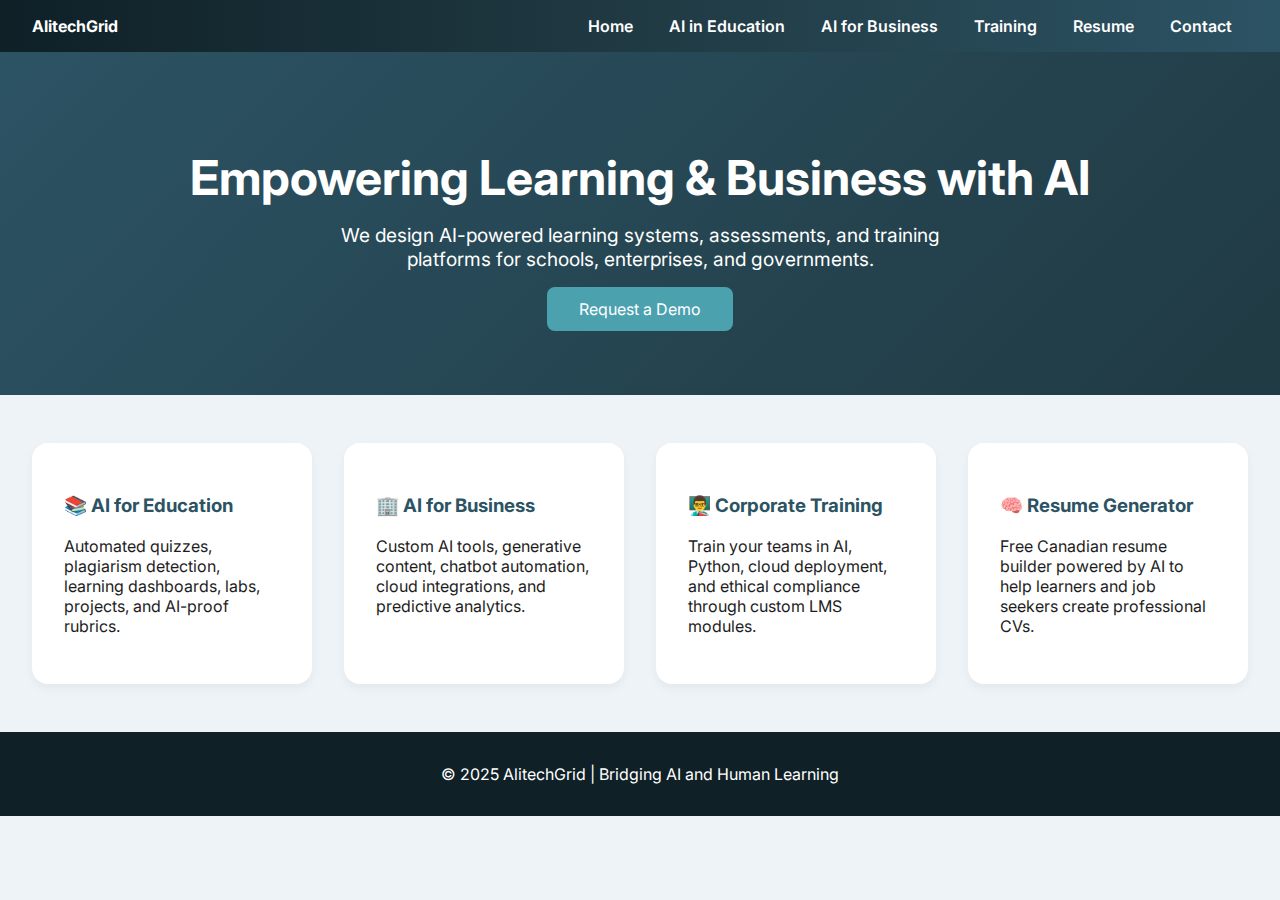
<file: index.html>
<!DOCTYPE html>
<html lang="en">
<head>
  <meta charset="UTF-8">
  <meta name="viewport" content="width=device-width, initial-scale=1.0">
  <title>AlitechGrid | AI Education & Enterprise</title>
  <link href="https://fonts.googleapis.com/css2?family=Inter:wght@400;600;800&display=swap" rel="stylesheet">
  <style>
    body {
      font-family: 'Inter', sans-serif;
      margin: 0;
      background: #eef3f8;
      color: #1d1d1d;
    }
    nav {
      display: flex;
      justify-content: space-between;
      align-items: center;
      background: linear-gradient(to right, #0f2027, #203a43, #2c5364);
      padding: 1rem 2rem;
      color: white;
    }
    nav a {
      color: white;
      text-decoration: none;
      margin: 0 1rem;
      font-weight: 600;
    }
    header {
      text-align: center;
      padding: 4rem 1rem;
      background: linear-gradient(135deg, #2c5364, #203a43);
      color: white;
    }
    header h1 {
      font-size: 3rem;
      margin-bottom: 1rem;
    }
    header p {
      font-size: 1.2rem;
      max-width: 600px;
      margin: auto;
    }
    section.features {
      display: grid;
      grid-template-columns: repeat(auto-fit, minmax(250px, 1fr));
      gap: 2rem;
      padding: 3rem 2rem;
    }
    .card {
      background: white;
      padding: 2rem;
      border-radius: 1rem;
      box-shadow: 0 4px 10px rgba(0,0,0,0.05);
    }
    .card h3 {
      color: #2c5364;
    }
    footer {
      text-align: center;
      padding: 2rem;
      background: #0f2027;
      color: white;
    }
    a.button {
      display: inline-block;
      margin-top: 1rem;
      padding: 0.75rem 2rem;
      background: #4ca1af;
      color: white;
      text-decoration: none;
      border-radius: 0.5rem;
    }
  </style>
</head>
<body>
  <nav>
    <div><strong>AlitechGrid</strong></div>
    <div>
      <a href="index.html">Home</a>
      <a href="ai_education.html">AI in Education</a>
      <a href="ai_business.html">AI for Business</a>
      <a href="training.html">Training</a>
      <a href="resume_builder.html">Resume</a>
      <a href="contact.html">Contact</a>
    </div>
  </nav>
  <header>
    <h1>Empowering Learning & Business with AI</h1>
    <p>We design AI-powered learning systems, assessments, and training platforms for schools, enterprises, and governments.</p>
    <a href="contact.html" class="button">Request a Demo</a>
  </header>
  <section class="features">
    <div class="card">
      <h3>📚 AI for Education</h3>
      <p>Automated quizzes, plagiarism detection, learning dashboards, labs, projects, and AI-proof rubrics.</p>
    </div>
    <div class="card">
      <h3>🏢 AI for Business</h3>
      <p>Custom AI tools, generative content, chatbot automation, cloud integrations, and predictive analytics.</p>
    </div>
    <div class="card">
      <h3>👨‍🏫 Corporate Training</h3>
      <p>Train your teams in AI, Python, cloud deployment, and ethical compliance through custom LMS modules.</p>
    </div>
    <div class="card">
      <h3>🧠 Resume Generator</h3>
      <p>Free Canadian resume builder powered by AI to help learners and job seekers create professional CVs.</p>
    </div>
  </section>
  <footer>
    &copy; 2025 AlitechGrid | Bridging AI and Human Learning
  </footer>
</body>
</html>
</file>
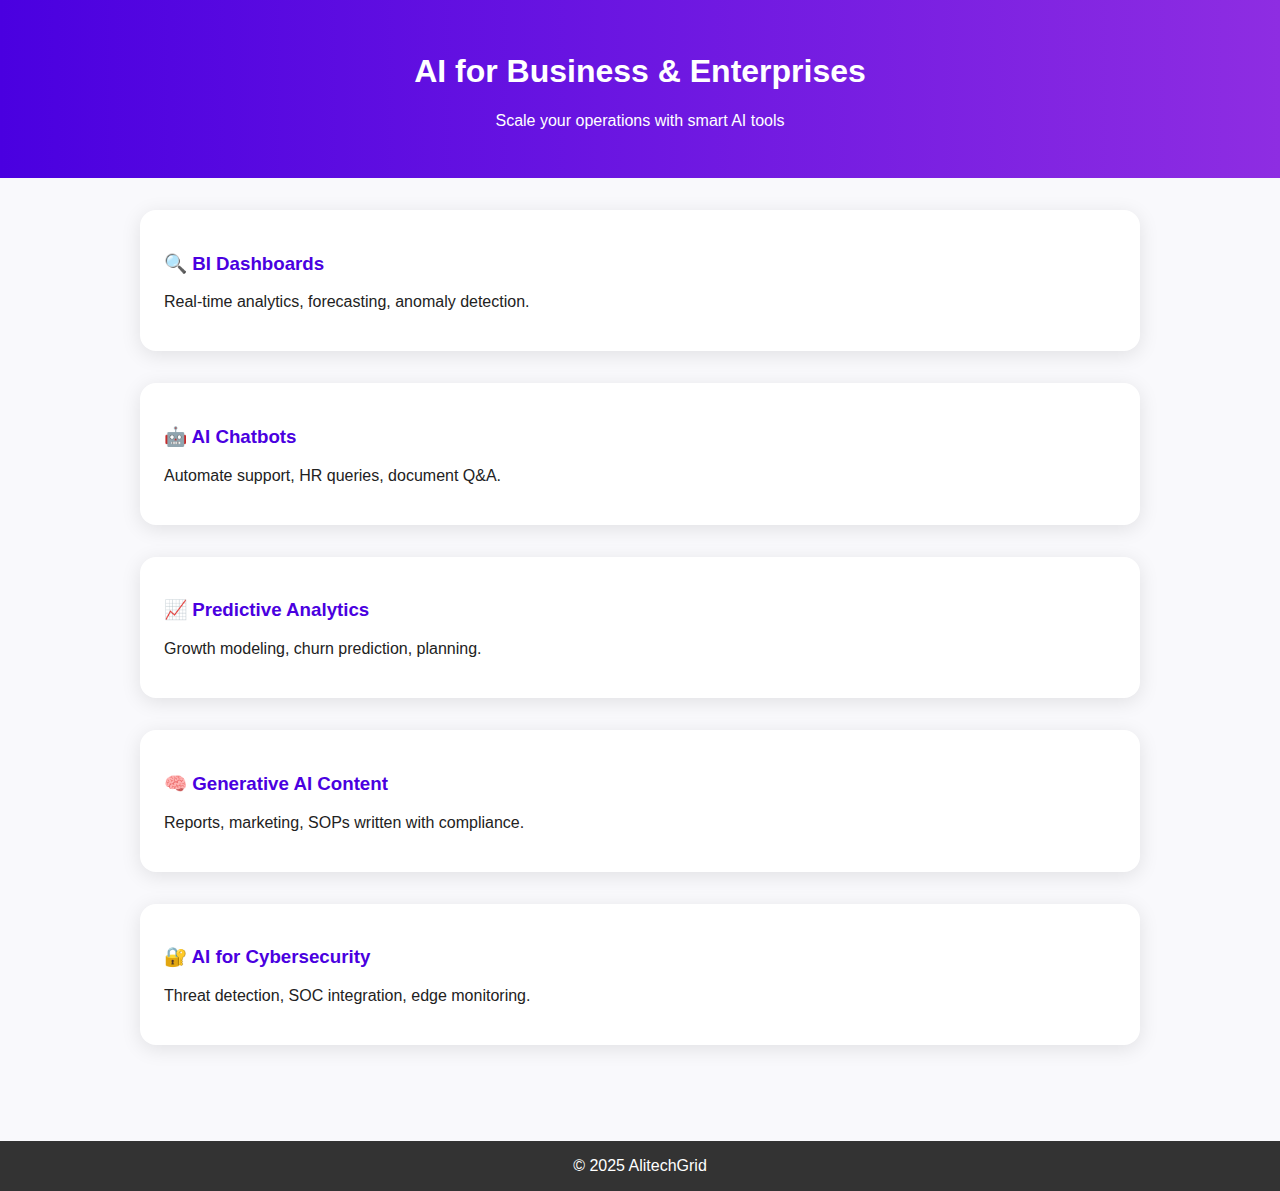
<file: ai_business.html>
<!DOCTYPE html>
<html lang="en">
<head>
  <meta charset="UTF-8" />
  <meta name="viewport" content="width=device-width, initial-scale=1.0"/>
  <title>AI for Business | AlitechGrid</title>
  <style>
    body { font-family: sans-serif; margin: 0; background: #f9f9fc; color: #222; }
    header { background: linear-gradient(90deg, #4A00E0, #8E2DE2); color: white; padding: 2rem 1rem; text-align: center; }
    section { padding: 2rem; max-width: 1000px; margin: auto; }
    .card { background: white; border-radius: 1rem; box-shadow: 0 4px 20px rgba(0,0,0,0.1); padding: 1.5rem; margin-bottom: 2rem; }
    .card h3 { color: #4A00E0; }
    footer { background: #333; color: white; text-align: center; padding: 1rem; margin-top: 2rem; }
  </style>
</head>
<body>
  <header>
    <h1>AI for Business & Enterprises</h1>
    <p>Scale your operations with smart AI tools</p>
  </header>
  <section>
    <div class="card"><h3>🔍 BI Dashboards</h3><p>Real-time analytics, forecasting, anomaly detection.</p></div>
    <div class="card"><h3>🤖 AI Chatbots</h3><p>Automate support, HR queries, document Q&A.</p></div>
    <div class="card"><h3>📈 Predictive Analytics</h3><p>Growth modeling, churn prediction, planning.</p></div>
    <div class="card"><h3>🧠 Generative AI Content</h3><p>Reports, marketing, SOPs written with compliance.</p></div>
    <div class="card"><h3>🔐 AI for Cybersecurity</h3><p>Threat detection, SOC integration, edge monitoring.</p></div>
  </section>
  <footer>&copy; 2025 AlitechGrid</footer>
</body>
</html>
</file>
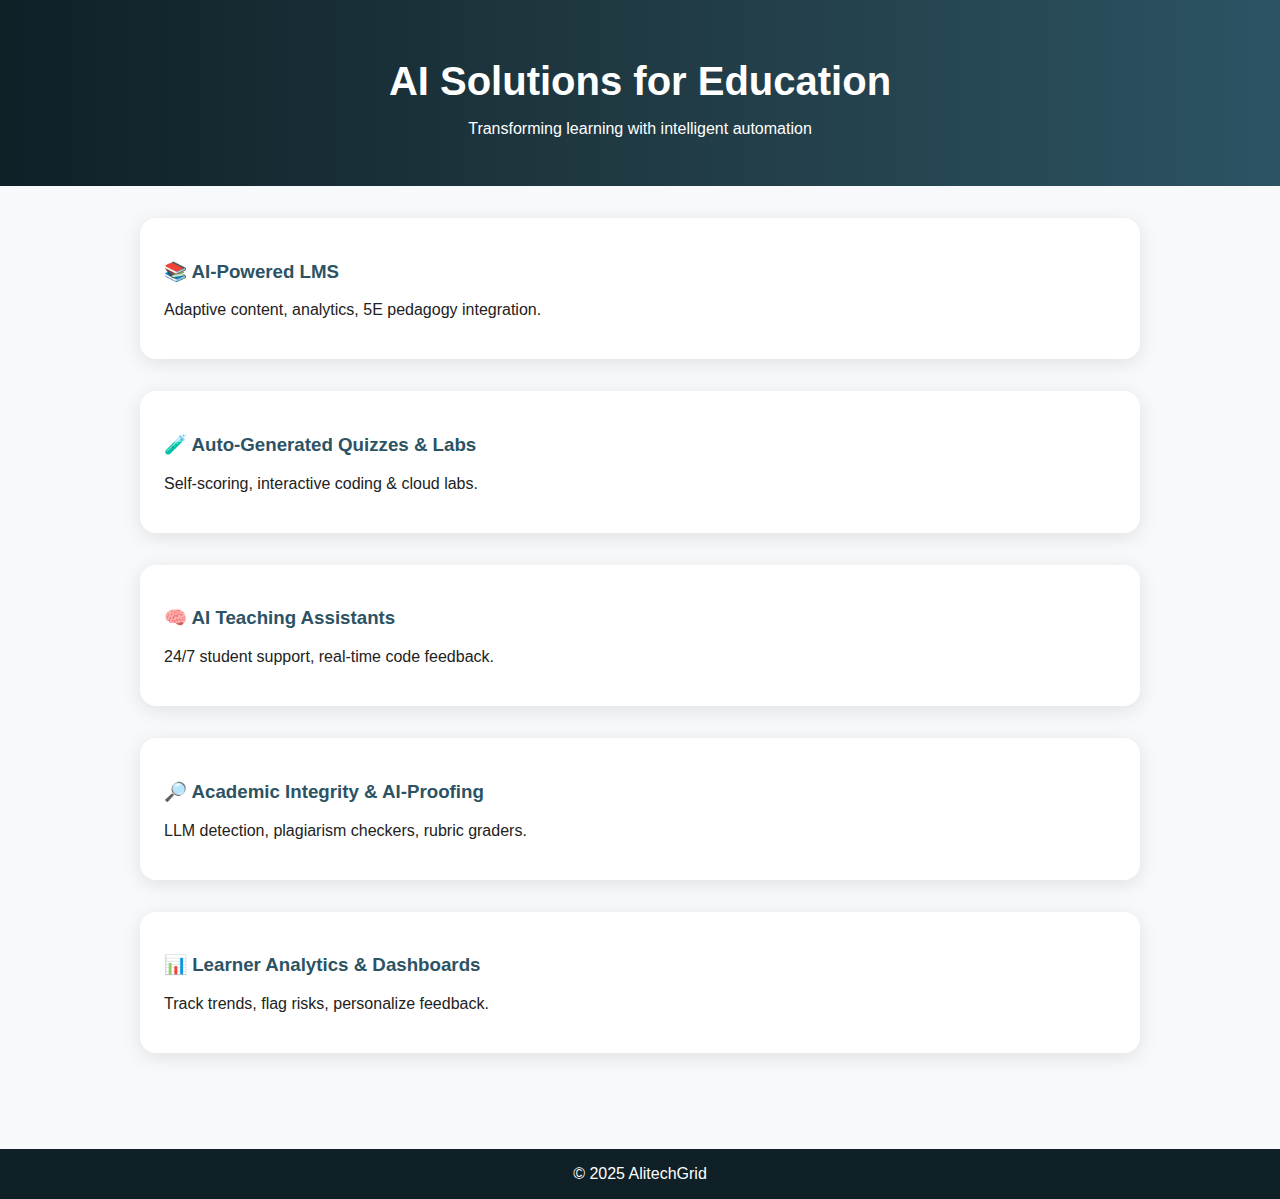
<file: ai_education.html>
<!DOCTYPE html>
<html lang="en">
<head>
  <meta charset="UTF-8" />
  <meta name="viewport" content="width=device-width, initial-scale=1.0"/>
  <title>AI for Education | AlitechGrid</title>
  <style>
    body { font-family: sans-serif; margin: 0; background: #f8f9fb; color: #222; }
    header { background: linear-gradient(to right, #0F2027, #203A43, #2C5364); color: white; padding: 2rem 1rem; text-align: center; }
    h1 { font-size: 2.5rem; margin-bottom: 0.5rem; }
    section { padding: 2rem 1rem; max-width: 1000px; margin: auto; }
    .card { background: white; border-radius: 1rem; box-shadow: 0 4px 20px rgba(0,0,0,0.1); padding: 1.5rem; margin-bottom: 2rem; }
    .card h3 { color: #2C5364; }
    footer { background: #0F2027; color: white; text-align: center; padding: 1rem; margin-top: 2rem; }
  </style>
</head>
<body>
  <header>
    <h1>AI Solutions for Education</h1>
    <p>Transforming learning with intelligent automation</p>
  </header>
  <section>
    <div class="card"><h3>📚 AI-Powered LMS</h3><p>Adaptive content, analytics, 5E pedagogy integration.</p></div>
    <div class="card"><h3>🧪 Auto-Generated Quizzes & Labs</h3><p>Self-scoring, interactive coding & cloud labs.</p></div>
    <div class="card"><h3>🧠 AI Teaching Assistants</h3><p>24/7 student support, real-time code feedback.</p></div>
    <div class="card"><h3>🔎 Academic Integrity & AI-Proofing</h3><p>LLM detection, plagiarism checkers, rubric graders.</p></div>
    <div class="card"><h3>📊 Learner Analytics & Dashboards</h3><p>Track trends, flag risks, personalize feedback.</p></div>
  </section>
  <footer>&copy; 2025 AlitechGrid</footer>
</body>
</html>
</file>
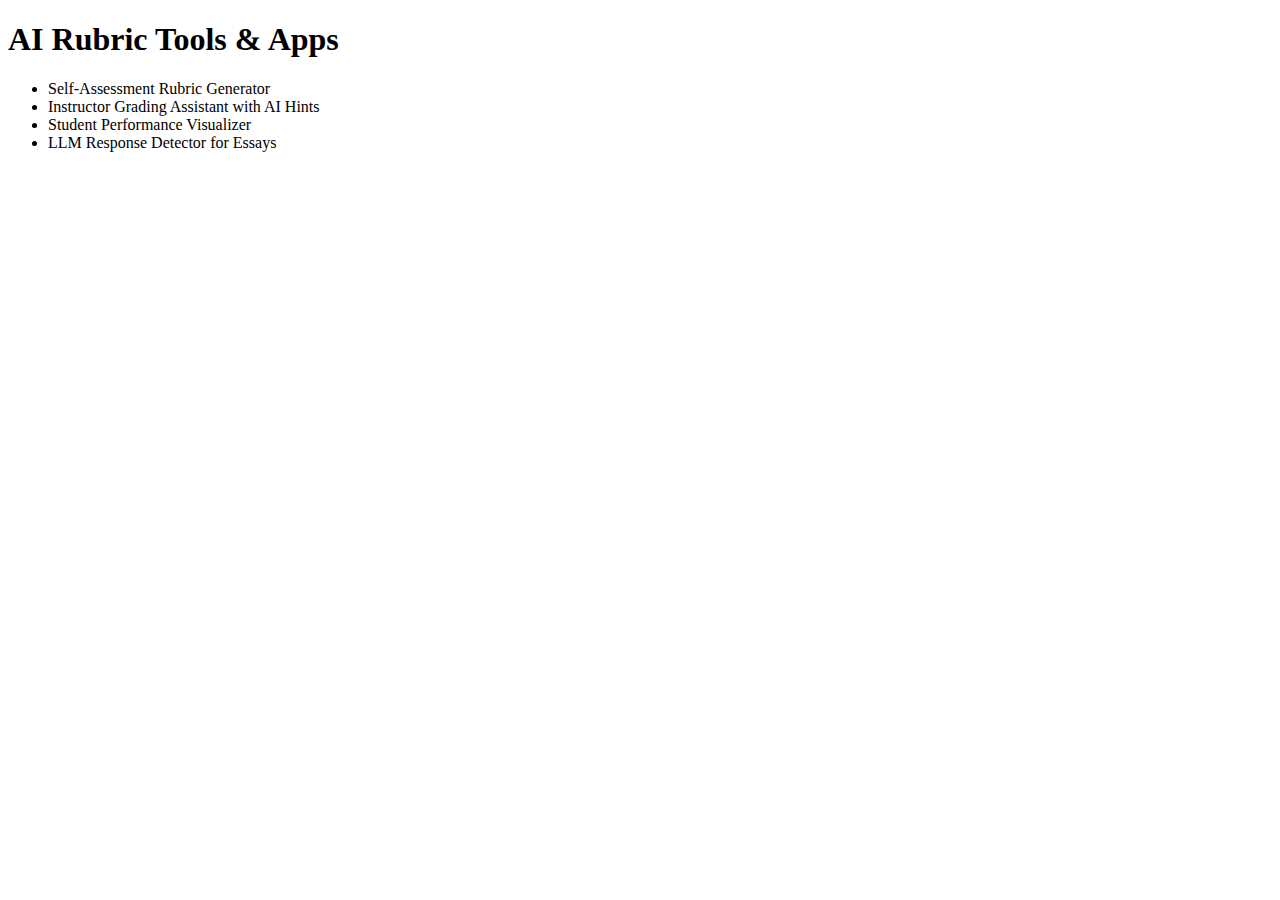
<file: apps.html>
<!DOCTYPE html>
<html><head><meta charset="utf-8"><title>AI Rubric Apps | AlitechGrid</title></head>
<body><h1>AI Rubric Tools & Apps</h1><ul>
<li>Self-Assessment Rubric Generator</li>
<li>Instructor Grading Assistant with AI Hints</li>
<li>Student Performance Visualizer</li>
<li>LLM Response Detector for Essays</li>
</ul></body></html>
</file>
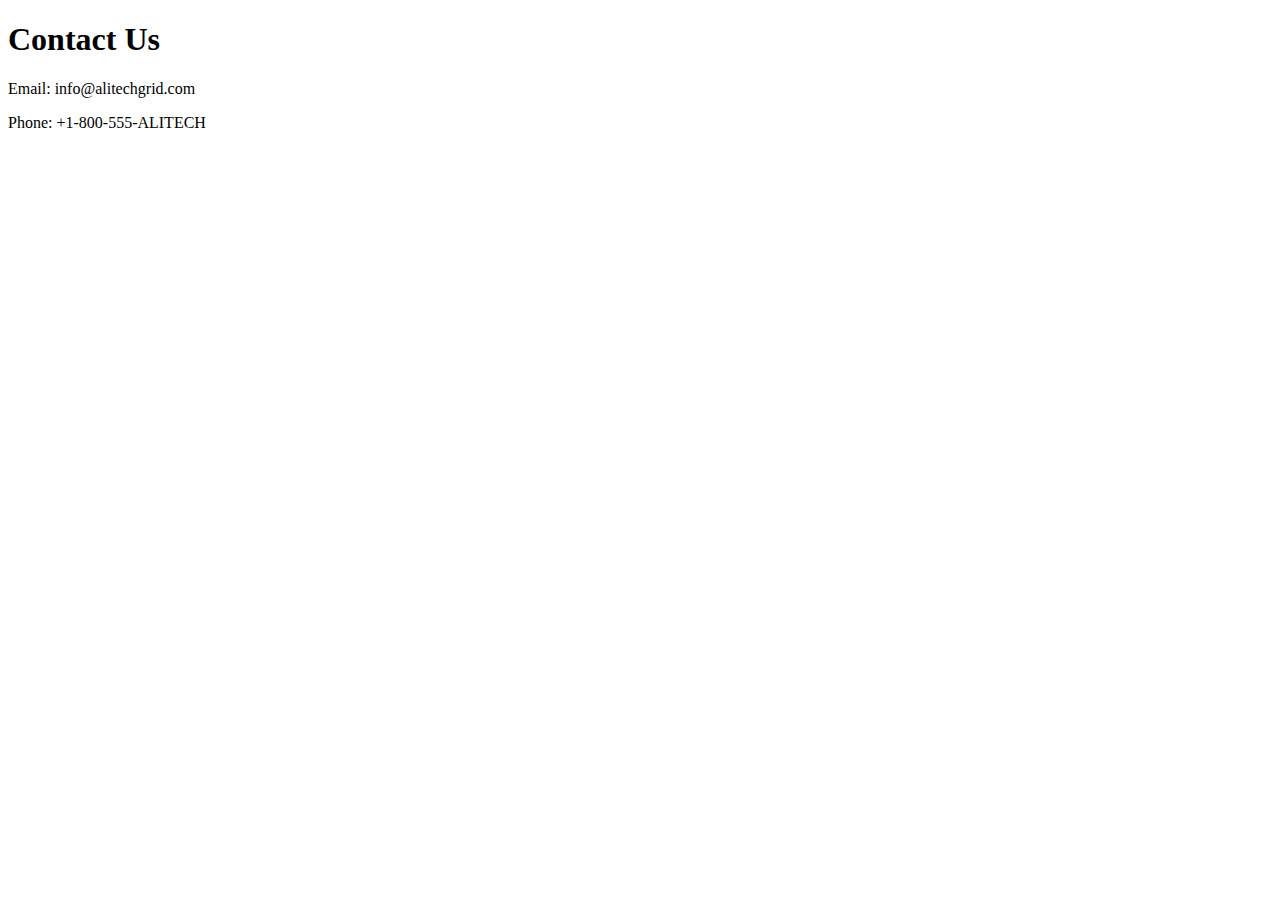
<file: contact.html>
<!DOCTYPE html>
<html><head><meta charset="utf-8"><title>Contact | AlitechGrid</title></head>
<body><h1>Contact Us</h1><p>Email: info@alitechgrid.com</p><p>Phone: +1-800-555-ALITECH</p></body></html>
</file>
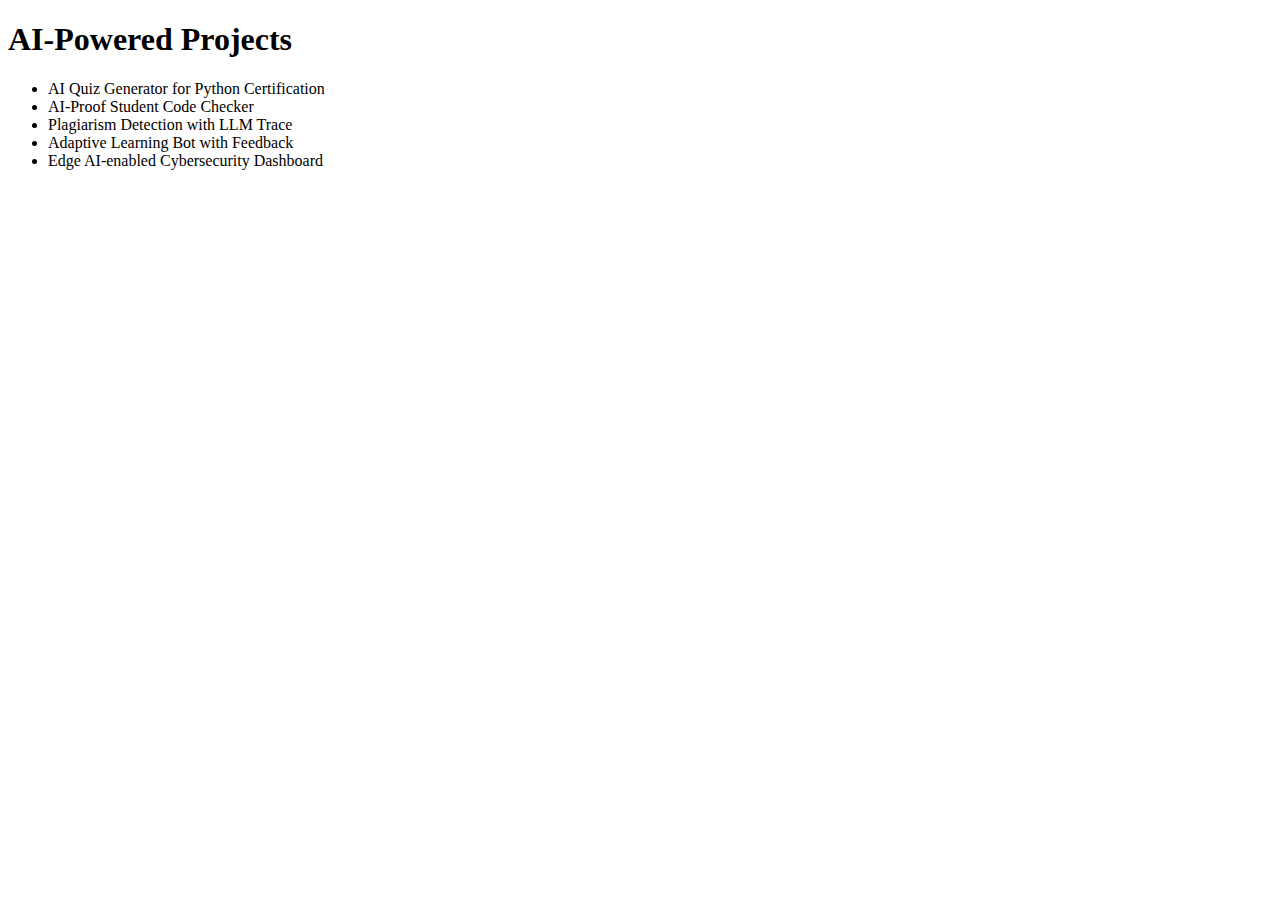
<file: projects.html>
<!DOCTYPE html>
<html><head><meta charset="utf-8"><title>AI Projects | AlitechGrid</title></head>
<body><h1>AI-Powered Projects</h1><ul>
<li>AI Quiz Generator for Python Certification</li>
<li>AI-Proof Student Code Checker</li>
<li>Plagiarism Detection with LLM Trace</li>
<li>Adaptive Learning Bot with Feedback</li>
<li>Edge AI-enabled Cybersecurity Dashboard</li>
</ul></body></html>
</file>
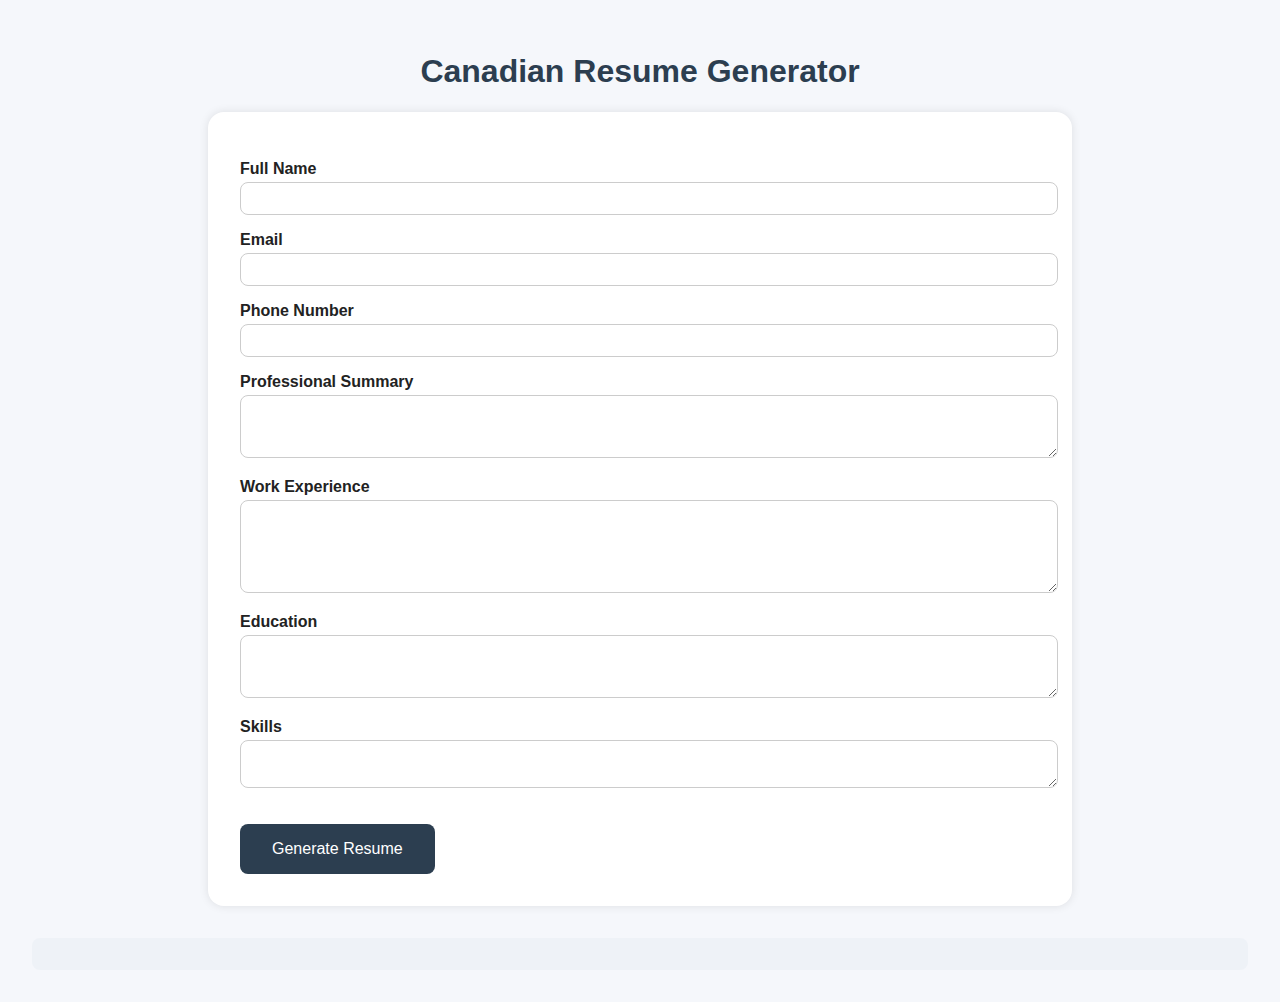
<file: resume_builder.html>
<!DOCTYPE html>
<html lang="en">
<head>
  <meta charset="UTF-8" />
  <meta name="viewport" content="width=device-width, initial-scale=1.0" />
  <title>Resume Builder | AlitechGrid</title>
  <style>
    body {
      font-family: Arial, sans-serif;
      background: #f5f7fb;
      color: #222;
      margin: 0;
      padding: 2rem;
    }
    h1 {
      text-align: center;
      color: #2c3e50;
    }
    form {
      max-width: 800px;
      margin: auto;
      background: #fff;
      padding: 2rem;
      border-radius: 1rem;
      box-shadow: 0 0 10px rgba(0,0,0,0.1);
    }
    label {
      font-weight: bold;
      display: block;
      margin-top: 1rem;
    }
    input, textarea {
      width: 100%;
      padding: 0.5rem;
      margin-top: 0.25rem;
      border: 1px solid #ccc;
      border-radius: 0.5rem;
    }
    button {
      margin-top: 2rem;
      padding: 1rem 2rem;
      background-color: #2c3e50;
      color: white;
      border: none;
      border-radius: 0.5rem;
      font-size: 1rem;
      cursor: pointer;
    }
    #result {
      white-space: pre-wrap;
      background: #eef2f7;
      margin-top: 2rem;
      padding: 1rem;
      border-radius: 0.5rem;
    }
  </style>
</head>
<body>
  <h1>Canadian Resume Generator</h1>
  <form id="resumeForm">
    <label for="name">Full Name</label>
    <input type="text" id="name" required />
    <label for="email">Email</label>
    <input type="email" id="email" required />
    <label for="phone">Phone Number</label>
    <input type="text" id="phone" required />
    <label for="summary">Professional Summary</label>
    <textarea id="summary" rows="3"></textarea>
    <label for="experience">Work Experience</label>
    <textarea id="experience" rows="5"></textarea>
    <label for="education">Education</label>
    <textarea id="education" rows="3"></textarea>
    <label for="skills">Skills</label>
    <textarea id="skills" rows="2"></textarea>
    <button type="button" onclick="generateResume()">Generate Resume</button>
  </form>
  <div id="result"></div>
  <script>
    function generateResume() {
      const name = document.getElementById('name').value;
      const email = document.getElementById('email').value;
      const phone = document.getElementById('phone').value;
      const summary = document.getElementById('summary').value;
      const experience = document.getElementById('experience').value;
      const education = document.getElementById('education').value;
      const skills = document.getElementById('skills').value;

      const resume = `
${name}
Email: ${email} | Phone: ${phone}

SUMMARY:
${summary}

EXPERIENCE:
${experience}

EDUCATION:
${education}

SKILLS:
${skills}`;
      document.getElementById('result').textContent = resume;
    }
  </script>
</body>
</html>
</file>
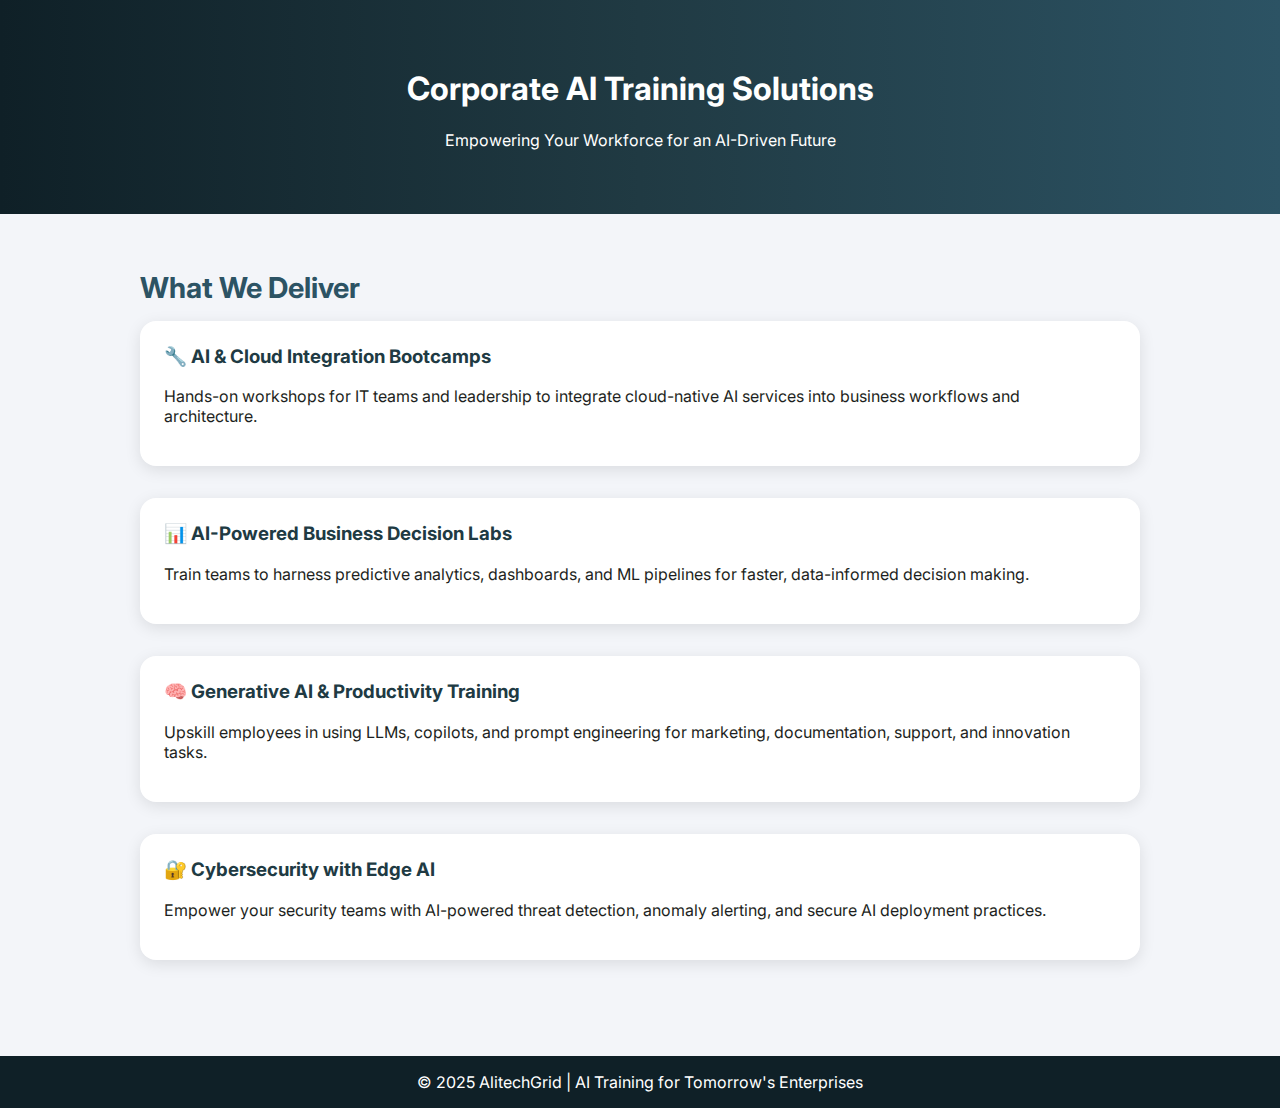
<file: training.html>
<!DOCTYPE html>
<html lang="en">
<head>
  <meta charset="UTF-8" />
  <meta name="viewport" content="width=device-width, initial-scale=1.0" />
  <title>Corporate Training | AlitechGrid</title>
  <link href="https://fonts.googleapis.com/css2?family=Inter:wght@400;600;800&display=swap" rel="stylesheet">
  <style>
    body {
      font-family: 'Inter', sans-serif;
      margin: 0;
      background: #f3f5f9;
      color: #1d1f21;
    }
    header {
      background: linear-gradient(to right, #0f2027, #203a43, #2c5364);
      color: white;
      text-align: center;
      padding: 3rem 1rem;
    }
    section {
      padding: 2rem;
      max-width: 1000px;
      margin: auto;
    }
    h2 {
      color: #2c5364;
      font-size: 1.8rem;
      margin-bottom: 1rem;
    }
    .card {
      background: white;
      border-radius: 1rem;
      box-shadow: 0 4px 16px rgba(0, 0, 0, 0.1);
      padding: 1.5rem;
      margin-bottom: 2rem;
    }
    .card h3 {
      color: #203a43;
      margin-top: 0;
    }
    footer {
      background: #0f2027;
      color: white;
      text-align: center;
      padding: 1rem;
      margin-top: 2rem;
    }
  </style>
</head>
<body>
  <header>
    <h1>Corporate AI Training Solutions</h1>
    <p>Empowering Your Workforce for an AI-Driven Future</p>
  </header>
  <section>
    <h2>What We Deliver</h2>

    <div class="card">
      <h3>🔧 AI & Cloud Integration Bootcamps</h3>
      <p>Hands-on workshops for IT teams and leadership to integrate cloud-native AI services into business workflows and architecture.</p>
    </div>

    <div class="card">
      <h3>📊 AI-Powered Business Decision Labs</h3>
      <p>Train teams to harness predictive analytics, dashboards, and ML pipelines for faster, data-informed decision making.</p>
    </div>

    <div class="card">
      <h3>🧠 Generative AI & Productivity Training</h3>
      <p>Upskill employees in using LLMs, copilots, and prompt engineering for marketing, documentation, support, and innovation tasks.</p>
    </div>

    <div class="card">
      <h3>🔐 Cybersecurity with Edge AI</h3>
      <p>Empower your security teams with AI-powered threat detection, anomaly alerting, and secure AI deployment practices.</p>
    </div>
  </section>
  <footer>
    &copy; 2025 AlitechGrid | AI Training for Tomorrow's Enterprises
  </footer>
</body>
</html>
</file>
